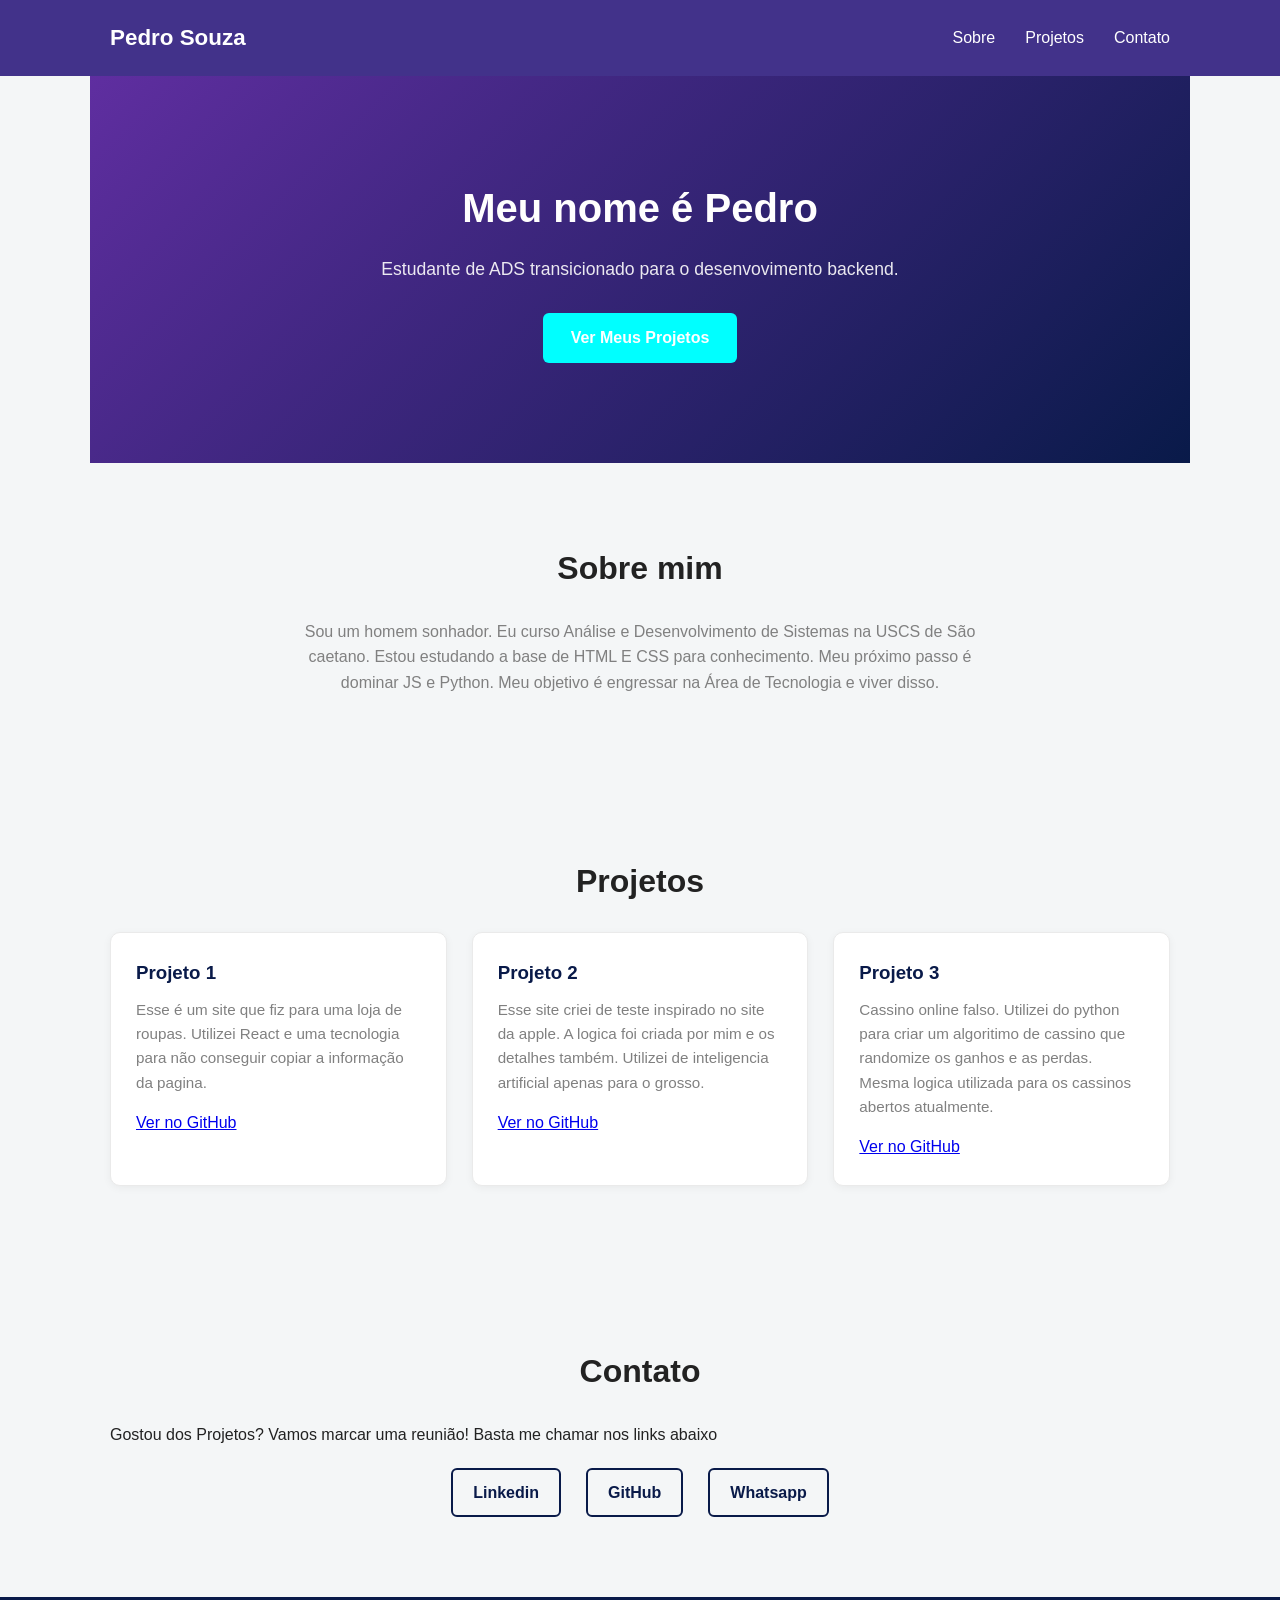
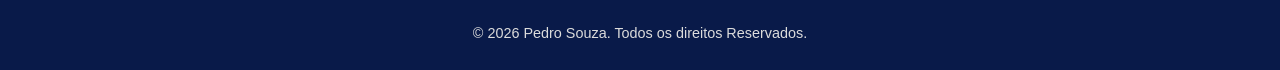
<file: estudo.html>
<!DOCTYPE html>
<html lang="pt-br">
<head>
    <meta charset="UTF-8">
    <meta name="viewport" content="width=device-width, initial-scale=1.0">
    <title>Pedro Souza | Portifólio</title>
    <link rel="stylesheet" href="estudo.css">
</head>
<body>
    <header class="header">
        <nav class="navbar">
            <div class="logo">Pedro Souza</div>
            <ul class="nav-links">
                <li><a href="#sobre">Sobre</a></li>
                <li><a href="#projetos">Projetos</a></li>
                <li><a href="#contato">Contato</a></li>

            </ul>
        </nav>
    </header> 
        
    <section class="hero">
        <div class="hero-content">
            <h1>Meu nome é Pedro</h1>
            <p>Estudante de ADS transicionado para o desenvovimento backend.</p>
            <a href="#projetos" class="btn">Ver Meus Projetos</a>
        </div>
    </section>

    <section id="sobre" class="sobre">
        <h2>Sobre mim</h2>
        <p>Sou um homem sonhador. 
            Eu curso Análise e Desenvolvimento de Sistemas na USCS de São caetano.
            Estou estudando a base de HTML E CSS para conhecimento. 
            Meu próximo passo é dominar JS e Python.
            Meu objetivo é engressar na Área de Tecnologia e viver disso.
        </p>
    </section>

    <section id="projetos" class="projetos">
        <h2>Projetos</h2>
        <div class="projetos-grid">
            <div class="card">
                <h3>Projeto 1</h3>
                <p>Esse é um site que fiz para uma loja de roupas. Utilizei React e uma tecnologia para não conseguir copiar a informação da pagina.</p>
                <a href="#">Ver no GitHub</a>
            </div>

            <div class="card">
                <h3>Projeto 2</h3>
                <p>Esse site criei de teste inspirado no site da apple. A logica foi criada por mim e os detalhes também. Utilizei de inteligencia artificial apenas para o grosso.</p>
                <a href="#">Ver no GitHub</a>
            </div>

            <div class="card">
                <h3>Projeto 3</h3>
                <p>Cassino online falso. Utilizei do python para criar um algoritimo de cassino que randomize os ganhos e as perdas. Mesma logica utilizada para os cassinos abertos atualmente.</p>
                <a href="#">Ver no GitHub</a>
            </div>
        </div>
    </section>

    <section id="contato" class="contato">
        <h2>Contato</h2>
        <p>Gostou dos Projetos? Vamos marcar uma reunião! Basta me chamar nos links abaixo</p>
        <div class="contatos-link">
            <a href="https://www.linkedin.com/in/pedro-henrique-souza-ti">Linkedin</a>
            <a href="https://github.com/pedrosouzawt">GitHub</a>
            <a href="#">Whatsapp</a>
        </div>
    </section>

    <footer class="footer">
        <p>&copy; 2026 Pedro Souza. Todos os direitos Reservados.</p>
    </footer>
    
</body>
</html>
</file>
<file: estudo.css>
*{
    margin: 0;
    padding: 0;
    box-sizing: border-box;
}

body {
    font-family: 'Segoe UI', Tahoma, Geneva, Verdana, sans-serif;
    line-height: 1.6;
    color: #222;
    background-color: rgb(244, 246, 247);
}

.header {
    background-color: rgb(66, 50, 138);
    padding: 20px 0;
    position: sticky;
    top: 0;
    z-index: 10;
}

.navbar {
    max-width: 1100px;
    margin: 0 auto;
    display: flex;
    justify-content: space-between;
    align-items: center;
    padding: 0 20px;
}

.logo {
    color: #fff;
    font-size: 1.4rem;
    font-weight: bold;
}

.nav-links {
    list-style: none;
    display: flex;
    gap: 30px;
}

.nav-links a {
    color: #fff;
    text-decoration: none;
    font-size: 1rem;
    transition: color 0.3s;
}

.nav-links a:hover {
    color: black;
}

.hero {
    background: linear-gradient(135deg, #5f2ea0, #091a49);
    color: #fffefe;
    text-align: center;
    padding: 100px 20px;
}

.hero-content h1 {
    font-size: 2.5rem;
    margin-bottom: 15px;
}

.hero-content p {
    font-size: 1.1rem;
    margin-bottom: 30px;
    opacity: 0.9;
}

.btn {
    display: inline-block;
    background-color: aqua;
    color: #fff;
    padding: 12px 28px;
    border-radius: 6px;
    text-decoration: none;
    font-weight: bold;
    transition: background-color 0.3s;
}

.btn:hover {
    background-color: cyan;
}

section {
    max-width: 1100px;
    margin: 0 auto;
    padding:  80px 20px;
}

section h2 {
    font-size: 2rem;
    margin-bottom: 25px;
    text-align: center;
}

.sobre p {
    max-width: 700px;
    margin: 0 auto;
    text-align: center;
    color:gray; 
}

.projetos-grid {
    display: grid;
    grid-template-columns: repeat(auto-fit, minmax(260px, 1fr));
    gap:  25px;
    margin-top: 20px;
}

.card {
    background-color: #fff;
    border: 1px solid #eaeaea;
    border-radius: 10px;
    padding: 25px;
    box-shadow: 0 2px 8px rgba(0, 0, 0, 0.05);
    transition: transform 0.3s, box-shadow 0.3s;
}

.card:hover {
    transform: translateY(-5px);
    box-shadow: 0 8px 20px rgba(0, 0, 0, 0.05);
}

.card h3 {
    margin-bottom: 10px;
    color: #091a49;
}

.card p {
    color: gray;
    margin-bottom: 15px;
    font-size: 0.95rem;
}

.card a:hover {
    text-decoration: underline;
}

.contatos-link {
    display: flex;
    justify-content: center;
    gap: 25px;
    margin-top: 20px;
}

.contatos-link a {
    color:#091a49;
    text-decoration: none;
    font-weight: bold;
    border: 2px solid #091a49;
    padding: 10px 20px;
    border-radius: 6px;
    transition: all 0.3s;
}

.contatos-link a:hover {
    background-color: #091a49;
    color: rgb(247, 245, 245);
}

.footer {
    background-color: #091a49;
    color: gainsboro;
    text-align: center;
    padding: 25px 20px;
    font-size: 0.9rem;
}

@media (max-width: 600px) {
    .navbar {
        flex-direction: column;
        gap: 15px;
    }

    .nav-links {
        gap: 15px;
    }

    .hero-content h1 {
        font-size: 1.8rem;
    }
}
</file>
